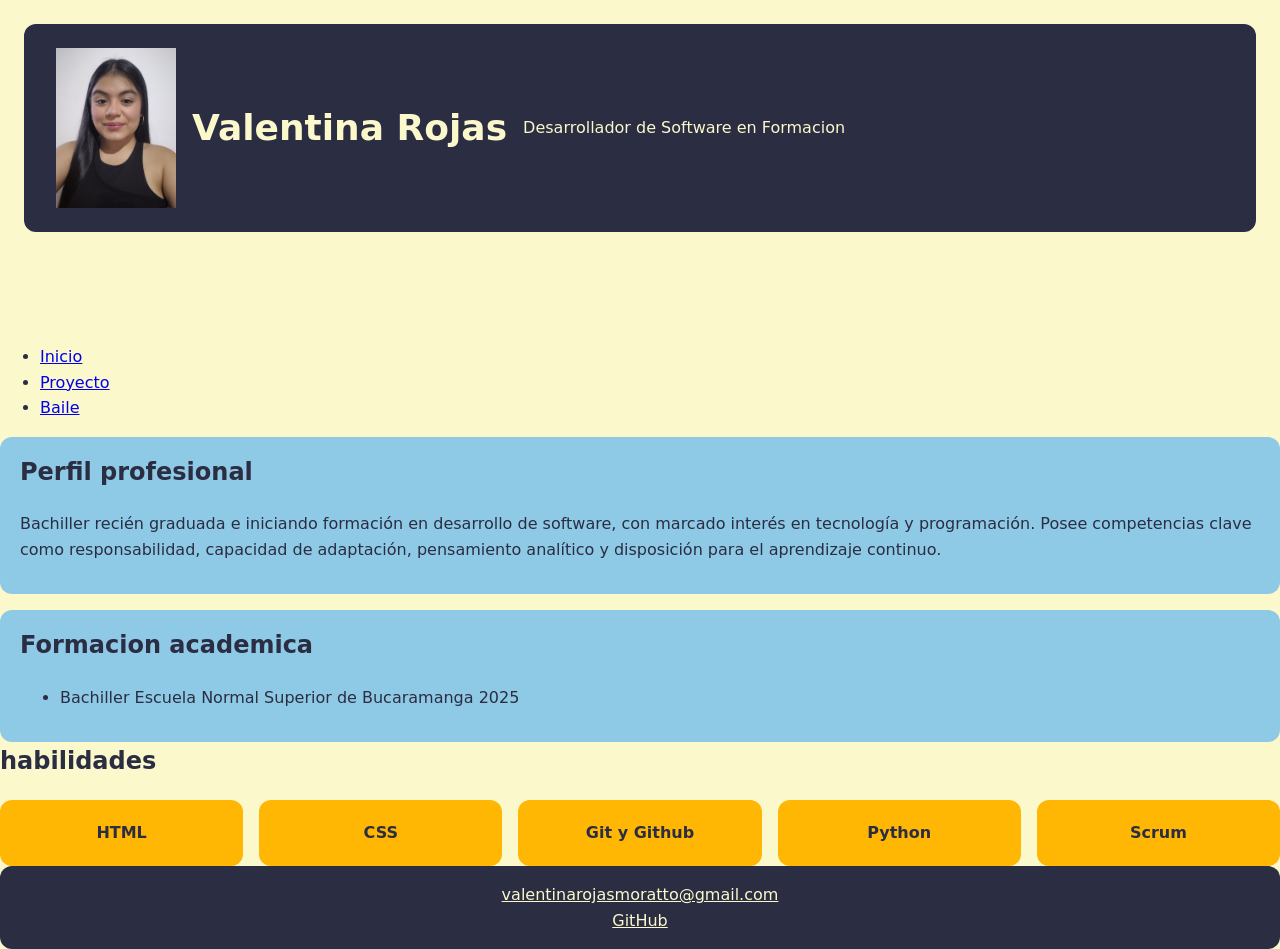
<file: index.html>
<!DOCTYPE html>
<html lang="en">
<head>
    <meta charset="UTF-8">
    <!-- R1:viewport -->
    <meta name="viewport" content="width=device-width, initial-scale=1.0">
    <title>Hoja de Vida | Valentina Rojas</title>
    <link rel="stylesheet" href="styles.css">
</head>
<body>
    <div class="pagina">

        <header class="cabecera" >
            <!--R7: Toda imagen lleva alt-->
            <img class="foto de perfil" src="img/Foto de perfil.jpeg" alt="Foto de perfil Valentina" width="120" height="120"
            <div>
                <h1>Valentina Rojas</h1>
                <p>Desarrollador de Software en Formacion</p>
            </div>
        </header>
    </div>

    <!--R8 y r9: Menu igual en igual en todas la paginas, con rutas relativas-->
    <nav class="arial-label="Menu principal">
        <ul>
            <li><a href="index.html" arial-current="page">Inicio</a></li>
            <li><a href="proyecto.html">Proyecto</a></li>
            <li><a href="baile.html">Baile</a></li>
        </ul>
    </nav>

    <section class="principal">
        <article class="bloque">
            <h2>Perfil profesional</h2>
            <p>Bachiller recién graduada e iniciando formación en desarrollo de software, con marcado interés en tecnología y programación. Posee competencias clave como responsabilidad, capacidad de adaptación, pensamiento analítico y disposición para el aprendizaje continuo.</p>
        </article>
        <article class="bloque">
            <h2>Formacion academica</h2>
            <ul>
                <li>Bachiller
                    Escuela Normal Superior de Bucaramanga 2025
                </li>
            </ul>
        </article>
    </section>
    
    <section class="habilidades">
        <h2>habilidades</h2>
        <ul class="tarjetas">
            <li class="tarjeta">HTML</li>
            <li class="tarjeta">CSS</li>
            <li class="tarjeta">Git y Github</li>
            <li class="tarjeta">Python</li>
            <li class="tarjeta">Scrum</li>
        </ul>
    </section>

    <footer class="pie">
        <p>
            <!--R10: ENlaces externos en otra pestaña-->
            <a href="valentinarojasmoratto@gmail.com">valentinarojasmoratto@gmail.com</a>
            <br>
            <a href="https://github.com/valent-gif" target="_blank" rel="noopener noreferrer">GitHub</a>
        </p>
    </footer>
</div>
</body>
</html>
</file>
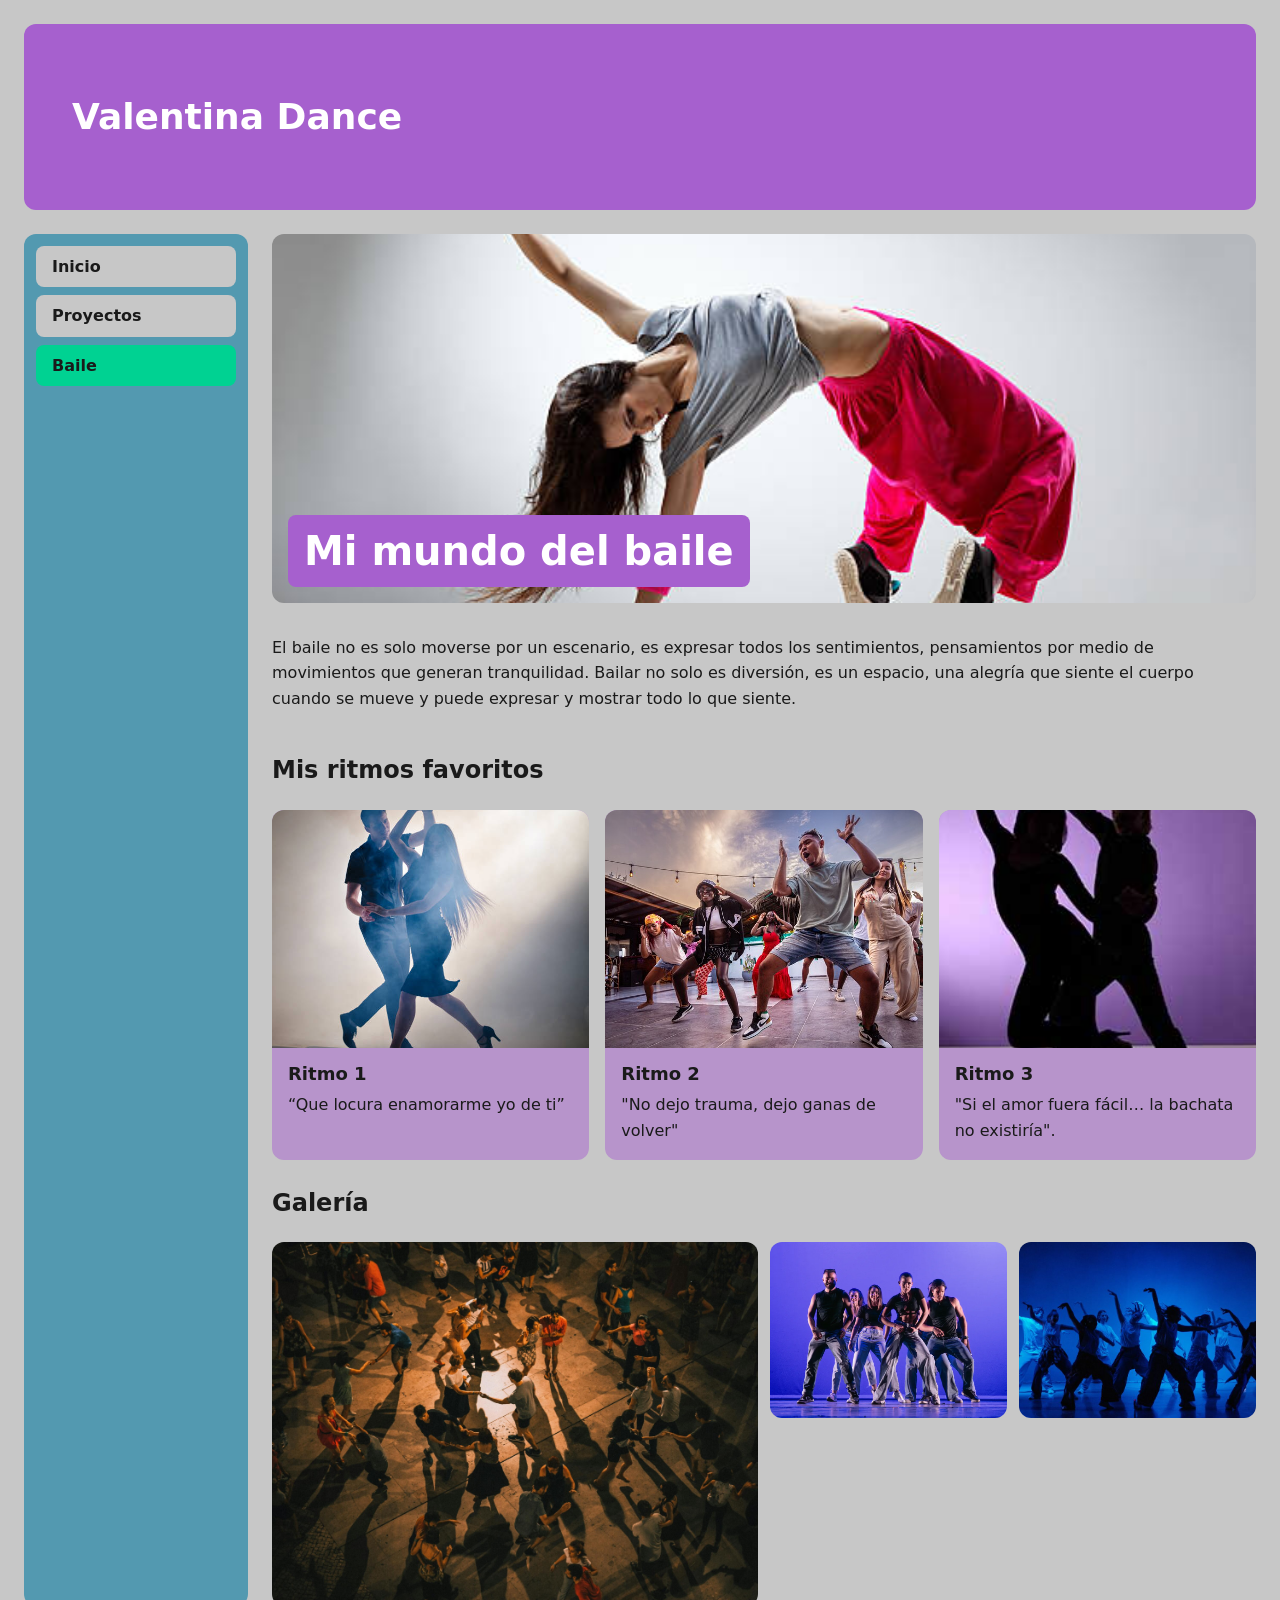
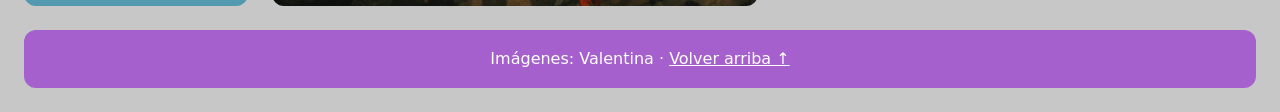
<file: baile.html>
<!DOCTYPE html>
<html lang="es">
<head>
    <meta charset="UTF-8">
    <!-- R1: viewport -->
    <meta name="viewport" content="width=device-width, initial-scale=1.0">
    <title>Baile | Valentina</title>
    <link rel="stylesheet" href="styles.css">
</head>
<body class="baile">
<div class="pagina pagina-baile">

    <header class="cabecera" id="inicio">
        <p class="sitio"> <h1>Valentina Dance</h1></p>
    </header>

    <!-- R8: El menú es igual al de las otras páginas. Solo cambia aria-current -->
    <nav class="menu" aria-label="Menú principal">
        <ul>
            <li><a href="index.html">Inicio</a></li>
            <li><a href="proyectos.html">Proyectos</a></li>
            <li><a href="baile.html" aria-current="page">Baile</a></li>
        </ul>
    </nav>

    <section class="principal">
        <div class="hero">
            <img src="img/baile-breakdance.jpg.jpg" alt="Persona bailando en el piso">
            <div class="hero-texto">
                <h1>Mi mundo del baile</h1>
            </div>
        </div>
        <p>El baile no es solo moverse por un escenario, es expresar todos los sentimientos, pensamientos por medio de movimientos que generan tranquilidad. Bailar no solo es diversión, es un espacio, una alegría que siente el cuerpo cuando se mueve y puede expresar y mostrar todo lo que siente.</p>
    </section>

    <section class="ritmos">
        <h2>Mis ritmos favoritos</h2>
        <!-- R5: tarjetas con repeat(auto-fit, minmax(...)) en .tarjetas -->
        <ul class="tarjetas">
            <li class="ritmo">
                <img src="img/ritmo-1.jpg" alt="Pareja bailando el ritmo 1" loading="lazy">
                <h3>Ritmo 1</h3>
                <p>“Que locura enamorarme yo de ti”</p>
            </li>

            <li class="ritmo">
                <img src="img/ritmo-2.jpg" alt="Personas bailando champeta" loading="lazy">
                <h3>Ritmo 2</h3>
                <p>"No dejo trauma, dejo ganas de volver"</p>
            </li>

            <li class="ritmo">
                <img src="img/ritmo-3.jpg" alt="Pareja bailando bachata" loading="lazy">
                <h3>Ritmo 3</h3>
                <p>"Si el amor fuera fácil… la bachata no existiría".</p>
            </li>
        </ul>
    </section>

    <section class="galeria">
        <h2>Galería</h2>
        <div class="mosaico">
            <img src="img/galeria-1.jpg" alt="Manejar el espacio" loading="lazy">
            <img src="img/galeria-2.webp" alt="Movimientos fuertes y amplios" loading="lazy">
            <img src="img/galeria-3.jpg" alt="Expresión facial" loading="lazy">
        </div>
    </section>

    <footer class="pie">
        <p>
            Imágenes: Valentina ·
            <a href="#inicio">Volver arriba ↑</a>
        </p>
    </footer>

</div>
</body>
</html>
</file>
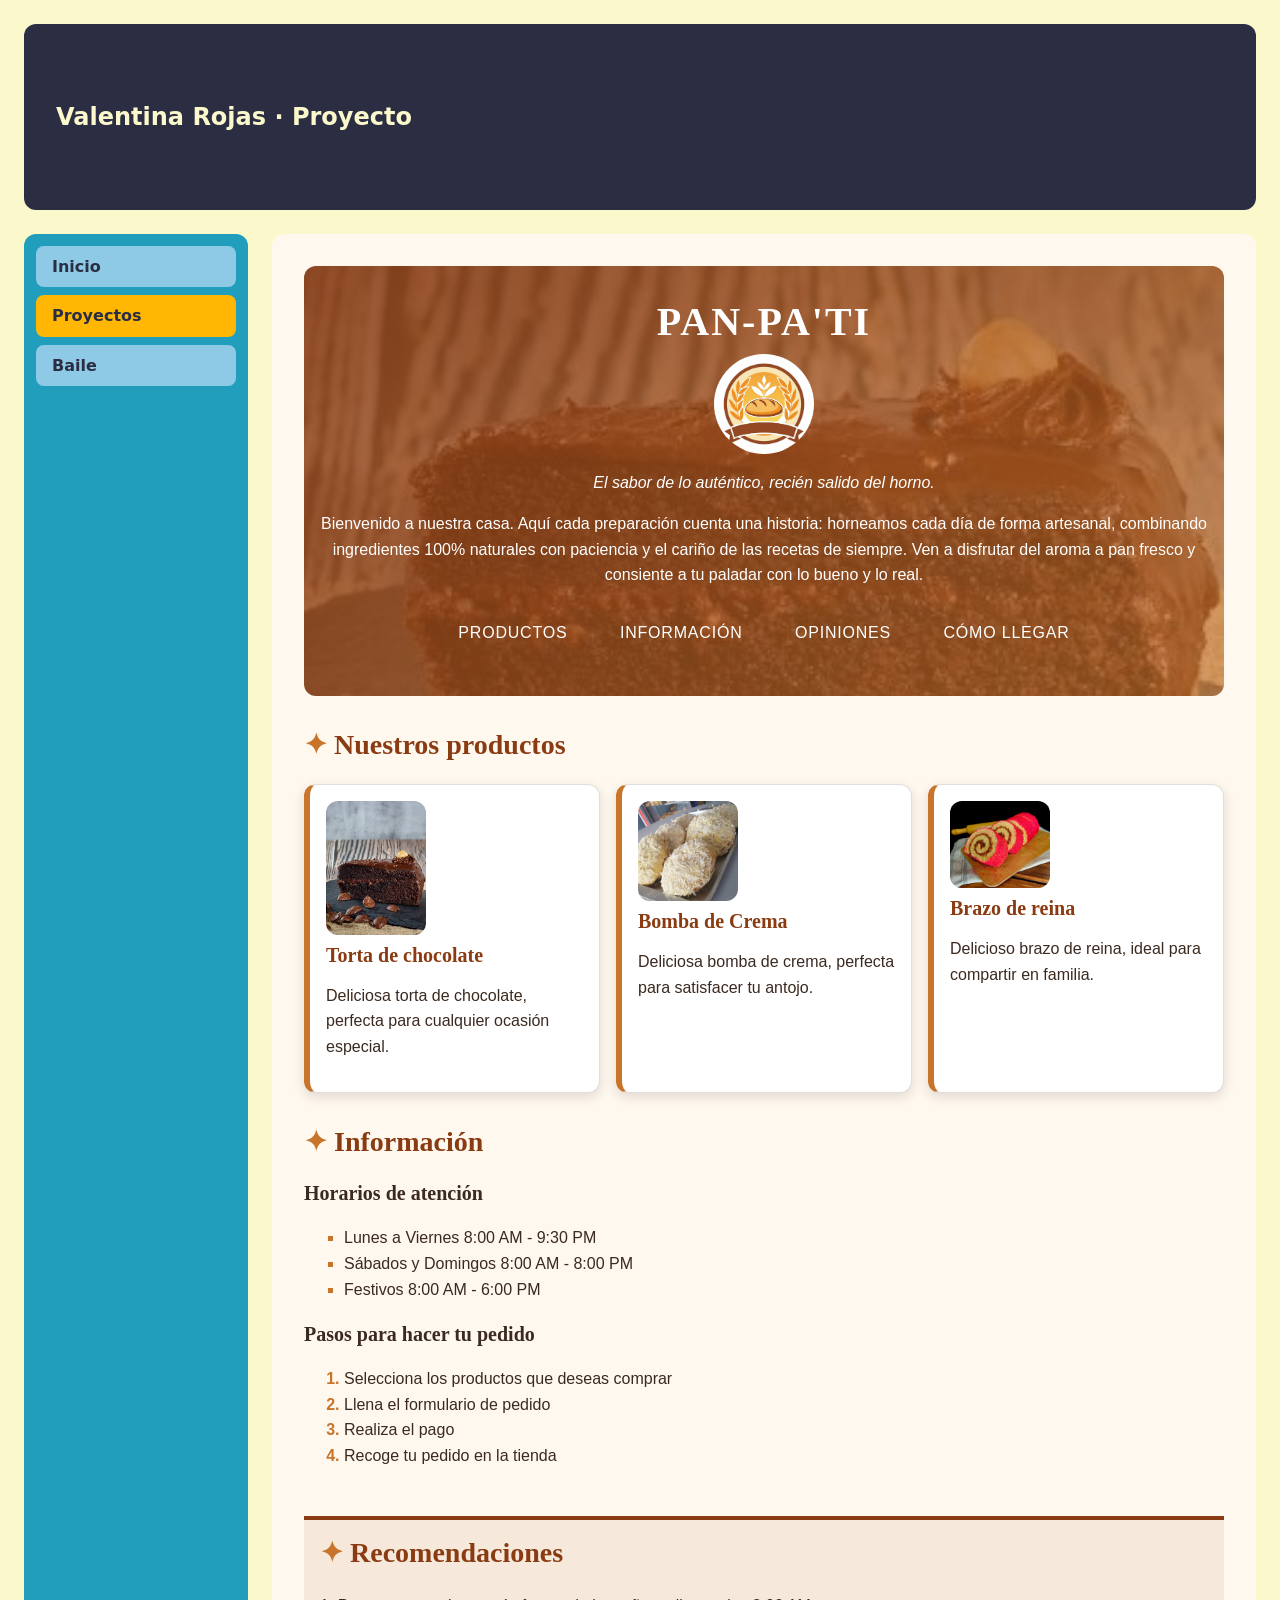
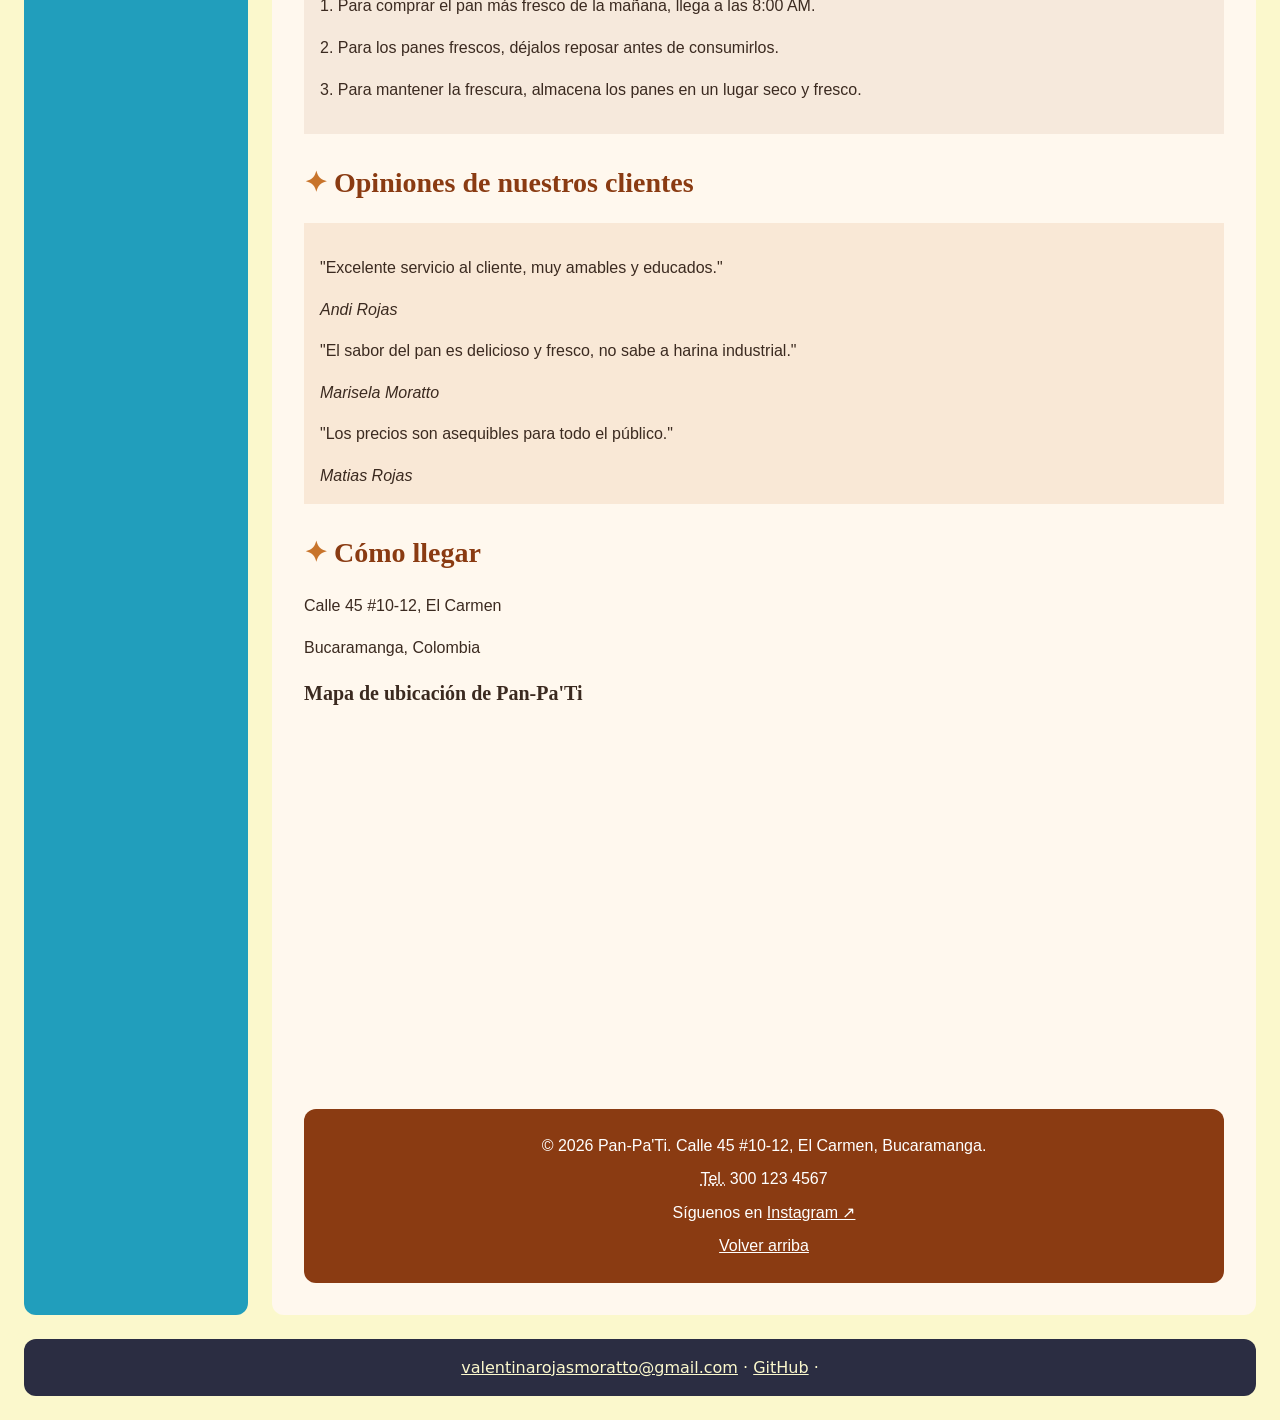
<file: proyecto.html>
<!DOCTYPE html>
<html lang="es">
<head>
  <meta charset="UTF-8">
  <!-- R1: viewport -->
  <meta name="viewport" content="width=device-width, initial-scale=1.0">
  <meta name="description" content="Proyecto Pan-Pa'Ti: sitio web de una panadería artesanal.">
  <title>Proyecto | Valentina Rojas</title>
  <link rel="stylesheet" href="styles.css">
</head>
<body>
  <div class="pagina pagina-proyectos">

    <header class="cabecera" id="inicio">
      <p class="sitio">Valentina Rojas · Proyecto</p>
    </header>

    <!-- R8: el mismo menú de las otras páginas. Solo cambia aria-current -->
    <nav class="menu" aria-label="Menú principal">
      <ul>
        <li><a href="index.html">Inicio</a></li>
        <li><a href="proyectos.html" aria-current="page">Proyectos</a></li>
        <li><a href="baile.html">Baile</a></li>
      </ul>
    </nav>

    <!-- Aquí va el proyecto Pan-Pa'Ti. Sus estilos viven dentro de .panaderia -->
    <section class="principal panaderia">

      <header class="pan-encabezado">
        <h1>Pan-Pa'Ti</h1>
        <img src="img/logo_panaderia.jpeg" alt="Logo de Pan-Pa'Ti" width="100" height="100">
        <p><em>El sabor de lo auténtico, recién salido del horno.</em></p>
        <p>Bienvenido a nuestra casa. Aquí cada preparación cuenta una historia: horneamos cada día de forma artesanal, combinando ingredientes 100% naturales con paciencia y el cariño de las recetas de siempre. Ven a disfrutar del aroma a pan fresco y consiente a tu paladar con lo bueno y lo real.</p>
        <nav class="pan-menu" aria-label="Secciones de Pan-Pa'Ti">
          <ul>
            <li><a href="#productos">Productos</a></li>
            <li><a href="#informacion">Información</a></li>
            <li><a href="#opiniones">Opiniones</a></li>
            <li><a href="#llegar">Cómo llegar</a></li>
          </ul>
        </nav>
      </header>

      <section class="producto" id="productos">
        <h2>Nuestros productos</h2>
        <!-- R5: tarjetas con repeat(auto-fit, minmax(...)) -->
        <div class="pan-tarjetas">
          <article class="pan-tarjeta">
            <img src="img/torta_chocolate.jpeg" alt="Torta de chocolate" width="100" height="100">
            <h3>Torta de chocolate</h3>
            <p>Deliciosa torta de chocolate, perfecta para cualquier ocasión especial.</p>
          </article>

          <article class="pan-tarjeta">
            <img src="img/bomba.jpeg" alt="Bomba de crema" width="100" height="100">
            <h3>Bomba de Crema</h3>
            <p>Deliciosa bomba de crema, perfecta para satisfacer tu antojo.</p>
          </article>

          <article class="pan-tarjeta">
            <img src="img/brazo_reina.jpeg" alt="Brazo de reina" width="100" height="100">
            <h3>Brazo de reina</h3>
            <p>Delicioso brazo de reina, ideal para compartir en familia.</p>
          </article>
        </div>
      </section>

      <section class="informacion" id="informacion">
        <h2>Información</h2>
        <h3>Horarios de atención</h3>
        <ul>
          <li>Lunes a Viernes 8:00 AM - 9:30 PM</li>
          <li>Sábados y Domingos 8:00 AM - 8:00 PM</li>
          <li>Festivos 8:00 AM - 6:00 PM</li>
        </ul>

        <h3>Pasos para hacer tu pedido</h3>
        <ol>
          <li>Selecciona los productos que deseas comprar</li>
          <li>Llena el formulario de pedido</li>
          <li>Realiza el pago</li>
          <li>Recoge tu pedido en la tienda</li>
        </ol>
      </section>

      <section class="recomendaciones">
        <h2>Recomendaciones</h2>
        <p>1. Para comprar el pan más fresco de la mañana, llega a las 8:00 AM.</p>
        <p>2. Para los panes frescos, déjalos reposar antes de consumirlos.</p>
        <p>3. Para mantener la frescura, almacena los panes en un lugar seco y fresco.</p>
      </section>

      <section class="opiniones" id="opiniones">
        <h2>Opiniones de nuestros clientes</h2>
        <blockquote>
          <p>"Excelente servicio al cliente, muy amables y educados."</p>
          <cite>Andi Rojas</cite>
          <p>"El sabor del pan es delicioso y fresco, no sabe a harina industrial."</p>
          <cite>Marisela Moratto</cite>
          <p>"Los precios son asequibles para todo el público."</p>
          <cite>Matias Rojas</cite>
        </blockquote>
      </section>

      <section class="como-llegar" id="llegar">
        <h2>Cómo llegar</h2>
        <p>Calle 45 #10-12, El Carmen</p>
        <p>Bucaramanga, Colombia</p>
        <h3>Mapa de ubicación de Pan-Pa'Ti</h3>
        <iframe title="Mapa de ubicación de Pan-Pa'Ti" src="https://www.google.com/maps/embed?pb=!1m18!1m12!1m3!1d34991.78401533378!2d-73.11303077787896!3d7.098095367082704!2m3!1f0!2f0!3f0!3m2!1i1024!2i768!4f13.1!3m3!1m2!1s0x8e684100407d7fb7%3A0x9de7a89291fd3726!2sEl%20Carmen!5e0!3m2!1ses!2sco!4v1791744857380!5m2!1ses!2sco"
          width="600"
          height="450"
          allowfullscreen=""
          loading="lazy"
          referrerpolicy="strict-origin-when-cross-origin"></iframe>
      </section>

      <footer class="pan-pie">
        <p>&copy; 2026 Pan-Pa'Ti. Calle 45 #10-12, El Carmen, Bucaramanga.</p>
        <p><abbr title="Teléfono">Tel.</abbr> 300 123 4567</p>
        <p>
          Síguenos en
          <a href="https://www.instagram.com/" target="_blank" rel="noopener noreferrer">Instagram</a>
        </p>
        <p><a href="#inicio">Volver arriba</a></p>
      </footer>

    </section>

    <footer class="pie">
      <p>
        <a href="valentinarojasmoratto@gmail.com">valentinarojasmoratto@gmail.com</a> ·
        <a href="https://github.com/valent-gif" target="_blank" rel="noopener noreferrer">GitHub</a> ·
      </p>
    </footer>

  </div>
</body>
</html>
</file>
<file: styles.css>
/* Colores del sitio. Por defecto: paleta de la hoja de vida */
:root {
  --fondo: #FBF8CC;
  --texto: #2B2D42;
  --cabecera: #2B2D42;
  --texto-cabecera: #FBF8CC;
  --menu: #219EBC;
  --enlace-menu: #8ECAE6;
  --acento: #FFB703;
  --suave: #8ECAE6;
}

/* La página de baile (body class="baile") cambia solo los colores */
.baile {
  --fondo: #C7C7C7;
  --texto: #1a1a1a;
  --cabecera: #A660CE;
  --texto-cabecera: #FFFFFF;
  --menu: #5399B0;
  --enlace-menu: #C7C7C7;
  --acento: #00D292;
  --suave: #B794CB;
}

/* R2: Mobile First. Todo lo de aquí abajo es el diseño base para celular */
*,
*::before,
*::after {
  box-sizing: border-box;
}

body {
  margin: 0;
  font-family: system-ui, -apple-system, "Segoe UI", Roboto, sans-serif;
  line-height: 1.6;
  background: var(--fondo);
  color: var(--texto);
}

/* R7: las imágenes nunca se desbordan */
img {
  max-width: 100%;
  height: auto;
  display: block;
}

/* R6: ancho máximo, centrado y unidades relativas */
/* R4: grid por áreas (celular: una sola columna) */
.pagina {
  max-width: 92rem;
  margin: 0 auto;
  padding: 1rem;
  display: grid;
  gap: 1rem;
  grid-template-columns: 1fr;
  grid-template-areas:
    "cabecera"
    "menu"
    "principal"
    "habilidades"
    "pie";
}

/* R4: la página de proyectos no tiene área de habilidades */
.pagina-proyectos {
  grid-template-areas:
    "cabecera"
    "menu"
    "principal"
    "pie";
}

/* R4: la página de baile tiene otras áreas */
.pagina-baile {
  grid-template-areas:
    "cabecera"
    "menu"
    "principal"
    "ritmos"
    "galeria"
    "pie";
}

.cabecera {
  grid-area: cabecera;
  display: flex;
  flex-direction: column;
  align-items: center;
  gap: 1rem;
  padding: 1.5rem 1rem;
  text-align: center;
  background: var(--cabecera);
  color: var(--texto-cabecera);
  border-radius: 0.75rem;
}

.cabecera h1 {
  margin: 0;
  font-size: 1.75rem;
}

.cabecera p {
  margin: 0;
}

.sitio {
  font-size: 1.5rem;
  font-weight: 700;
}

.avatar {
  width: 7.5rem;
  border-radius: 50%;
  border: 0.25rem solid var(--acento);
}

/* R8: menú de navegación */
.menu {
  grid-area: menu;
  padding: 0.75rem;
  background: var(--menu);
  border-radius: 0.75rem;
}

.menu ul {
  display: flex;
  flex-wrap: wrap;
  justify-content: center;
  gap: 0.5rem;
  margin: 0;
  padding: 0;
  list-style: none;
}

.menu a {
  display: block;
  padding: 0.5rem 1rem;
  background: var(--enlace-menu);
  color: var(--texto);
  font-weight: 600;
  text-decoration: none;
  border-radius: 0.5rem;
}

.menu a:hover,
.menu a[aria-current="page"] {
  background: var(--acento);
}

a:focus-visible {
  outline: 0.1875rem solid var(--texto);
  outline-offset: 0.125rem;
}

.principal {
  grid-area: principal;
  display: grid;
  gap: 1rem;
}

.bloque {
  padding: 1rem 1.25rem;
  background: var(--suave);
  border-radius: 0.75rem;
}

.bloque h2,
.habilidades h2,
.ritmos h2,
.galeria h2 {
  margin-top: 0;
}

.habilidades {
  grid-area: habilidades;
}

/* R5: tarjetas que se acomodan solas según el espacio disponible */
.tarjetas {
  display: grid;
  grid-template-columns: repeat(auto-fit, minmax(12rem, 1fr));
  gap: 1rem;
  margin: 0;
  padding: 0;
  list-style: none;
}

.tarjeta {
  padding: 1.25rem 1rem;
  text-align: center;
  font-weight: 600;
  background: var(--acento);
  border-radius: 0.75rem;
}

/* Página de baile: imagen principal con el título encima */
.hero {
  position: relative;
  overflow: hidden;
  border-radius: 0.75rem;
}

.hero img {
  width: 100%;
  aspect-ratio: 4 / 3;
  object-fit: cover;
}

.hero-texto {
  position: absolute;
  left: 1rem;
  bottom: 1rem;
  max-width: calc(100% - 2rem);
  padding: 0.75rem 1rem;
  background: var(--cabecera);
  color: var(--texto-cabecera);
  border-radius: 0.5rem;
}

.hero-texto h1 {
  margin: 0;
  font-size: 1.5rem;
  line-height: 1.2;
}

.hero-texto p {
  margin: 0.25rem 0 0;
}

/* Página de baile: tarjetas de ritmos (usan la grilla .tarjetas) */
.ritmos {
  grid-area: ritmos;
}

.ritmo,
.proyecto {
  overflow: hidden;
  background: var(--suave);
  border-radius: 0.75rem;
}

.ritmo img,
.proyecto img {
  width: 100%;
  aspect-ratio: 4 / 3;
  object-fit: cover;
}

.ritmo h3,
.proyecto h3 {
  margin: 0;
  padding: 0.75rem 1rem 0;
  font-size: 1.125rem;
}

.ritmo p,
.proyecto p {
  margin: 0;
  padding: 0.25rem 1rem 1rem;
}

/* Página de proyectos */
.principal h1 {
  margin: 0;
}

.proyecto a {
  color: var(--texto);
  font-weight: 600;
}

/* Página de baile: galería en mosaico (celular: 2 columnas) */
.galeria {
  grid-area: galeria;
}

.mosaico {
  display: grid;
  grid-template-columns: repeat(2, 1fr);
  grid-auto-rows: 8rem;
  gap: 0.75rem;
}

.mosaico img {
  width: 100%;
  height: 100%;
  object-fit: cover;
  border-radius: 0.75rem;
}

.mosaico img:nth-child(1),
.mosaico img:nth-child(4) {
  grid-column: span 2;
}

.pie {
  grid-area: pie;
  padding: 1rem;
  text-align: center;
  background: var(--cabecera);
  color: var(--texto-cabecera);
  border-radius: 0.75rem;
}

.pie p {
  margin: 0;
}

.pie a {
  color: var(--texto-cabecera);
}

.pie a:focus-visible {
  outline-color: var(--texto-cabecera);
}

/* ===== Proyecto Pan-Pa'Ti (proyectos.html) =====
   Todo va dentro de .panaderia para no afectar a las otras páginas */
@keyframes aparecer {
  from {
    opacity: 0;
    transform: translateY(1rem);
  }
  to {
    opacity: 1;
    transform: translateY(0);
  }
}

.panaderia {
  --color-fondo: #fff8ee;
  --color-texto: #3b2a20;
  --color-primario: #c8742b;
  --color-acento: #8a3b12;
  --color-sombra: rgba(59, 42, 32, 0.15);
  --fuente-titulo: Georgia, serif;
  --fuente-texto: "Segoe UI", Arial, sans-serif;
  --espacio-pequeno: 0.5rem;
  --espacio-mediano: 1rem;
  --espacio-grande: 2rem;
  --radio: 0.75rem;

  gap: var(--espacio-grande);
  padding: var(--espacio-mediano);
  background-color: var(--color-fondo);
  color: var(--color-texto);
  font-family: var(--fuente-texto);
  border-radius: var(--radio);
}

.panaderia h1,
.panaderia h2,
.panaderia h3 {
  font-family: var(--fuente-titulo);
  line-height: 1.2;
}

.panaderia h1 {
  margin: 0 0 var(--espacio-pequeno);
  font-size: 1.75rem;
  letter-spacing: 0.05em;
  text-transform: uppercase;
  overflow-wrap: anywhere;
}

.panaderia h2 {
  margin-top: 0;
  font-size: 1.4rem;
  color: var(--color-acento);
}

.panaderia h2::before {
  content: "\2726\00a0";
  color: var(--color-primario);
}

.panaderia h3 {
  font-size: 1.25rem;
}

.panaderia p,
.panaderia li,
.panaderia cite {
  overflow-wrap: anywhere;
}

.panaderia a {
  color: var(--color-primario);
}

.panaderia a:hover {
  color: var(--color-acento);
}

.panaderia a[target="_blank"]::after {
  content: " \2197";
}

/* Encabezado del proyecto: gradiente sobre una foto */
.pan-encabezado {
  padding: var(--espacio-mediano) var(--espacio-pequeno);
  background-image:
    linear-gradient(135deg, rgba(138, 59, 18, 0.85), rgba(200, 116, 43, 0.65)),
    url("img/torta_chocolate.jpeg");
  background-size: cover;
  background-position: center;
  color: white;
  text-align: center;
  border-radius: var(--radio);
}

.panaderia .pan-encabezado a {
  color: white;
  text-decoration: none;
}

.pan-encabezado img {
  margin: 0 auto var(--espacio-mediano);
  border-radius: 50%;
}

.pan-menu ul {
  margin: var(--espacio-mediano) 0 0;
  padding: 0;
  list-style: none;
}

.pan-menu li {
  margin: var(--espacio-pequeno) 0;
}

.pan-menu a {
  display: block;
  padding: var(--espacio-pequeno) var(--espacio-mediano);
  border-bottom: 2px solid transparent;
  text-transform: uppercase;
  letter-spacing: 0.05em;
}

.panaderia .pan-menu a:hover {
  background-color: rgba(255, 255, 255, 0.2);
  border-bottom-color: white;
  color: var(--color-fondo);
}

/* R5: tarjetas de productos que se acomodan solas */
.pan-tarjetas {
  display: grid;
  grid-template-columns: repeat(auto-fit, minmax(14rem, 1fr));
  gap: var(--espacio-mediano);
}

.pan-tarjeta {
  padding: var(--espacio-mediano);
  overflow: hidden;
  background-color: white;
  border: 1px solid var(--color-sombra);
  border-left: 6px solid var(--color-primario);
  border-radius: var(--radio);
  box-shadow: 0 4px 12px var(--color-sombra);
  animation: aparecer 0.6s ease-out;
}

.pan-tarjeta img {
  margin-bottom: var(--espacio-pequeno);
  border-radius: var(--radio);
}

.pan-tarjeta h3 {
  margin: 0 0 var(--espacio-pequeno);
  color: var(--color-acento);
}

.panaderia .informacion ul {
  list-style: square;
}

.panaderia .informacion ol {
  list-style: decimal;
}

.panaderia .informacion li::marker {
  color: var(--color-primario);
  font-weight: bold;
}

.recomendaciones {
  padding: var(--espacio-mediano);
  background-color: rgba(138, 59, 18, 0.08);
  border-top: 4px solid var(--color-acento);
}

.opiniones blockquote {
  margin: 0;
  padding: var(--espacio-mediano);
  background-color: rgba(200, 116, 43, 0.12);
}

.como-llegar {
  overflow-x: auto;
}

.panaderia iframe {
  display: block;
  width: 100%;
  max-width: 37.5rem;
  height: 18rem;
  border: 0;
  border-radius: var(--radio);
}

.panaderia section:target {
  padding: var(--espacio-mediano);
  background-color: rgba(200, 116, 43, 0.12);
  border-radius: var(--radio);
}

.pan-pie {
  padding: var(--espacio-mediano);
  background-color: var(--color-acento);
  color: white;
  text-align: center;
  border-radius: var(--radio);
}

.pan-pie p {
  margin: var(--espacio-pequeno) 0;
}

.panaderia .pan-pie a {
  color: white;
}

.panaderia .pan-pie a:focus-visible,
.panaderia .pan-encabezado a:focus-visible {
  outline-color: white;
}

/* R3: breakpoints, de menor a mayor, al final del archivo */
@media (min-width: 600px) {
  .panaderia {
    padding: var(--espacio-grande);
  }

  .panaderia h1 {
    font-size: 2.5rem;
  }

  .panaderia h2 {
    font-size: 1.75rem;
  }

  .pan-encabezado {
    padding: var(--espacio-grande) var(--espacio-mediano);
  }

  .pan-menu li {
    display: inline-block;
    margin: var(--espacio-pequeno);
  }

  .pan-menu a {
    display: inline-block;
  }

  .panaderia iframe {
    height: 22rem;
  }

  .pagina {
    padding: 1.5rem;
    gap: 1.5rem;
  }

  /* La cabecera pasa de columna a fila: avatar a la izquierda */
  .cabecera {
    flex-direction: row;
    padding: 1.5rem 2rem;
    text-align: left;
  }

  .cabecera h1 {
    font-size: 2.25rem;
  }

  .hero img {
    aspect-ratio: 16 / 7;
  }

  .hero-texto h1 {
    font-size: 2rem;
  }

  /* El mosaico pasa a 4 columnas con imágenes de distintos tamaños */
  .mosaico {
    grid-template-columns: repeat(4, 1fr);
    grid-auto-rows: 9rem;
  }

  .mosaico img:nth-child(1) {
    grid-column: span 2;
    grid-row: span 2;
  }

  .mosaico img:nth-child(4) {
    grid-column: auto;
    grid-row: span 2;
  }
}

@media (min-width: 1024px) {
  /* R4: las áreas cambian de lugar, el menú pasa a la izquierda */
  .pagina {
    grid-template-columns: 14rem 1fr;
    grid-template-areas:
      "cabecera cabecera"
      "menu principal"
      "menu habilidades"
      "pie pie";
  }

  .pagina-baile {
    grid-template-areas:
      "cabecera cabecera"
      "menu principal"
      "menu ritmos"
      "menu galeria"
      "pie pie";
  }

  .pagina-proyectos {
    grid-template-areas:
      "cabecera cabecera"
      "menu principal"
      "pie pie";
  }

  .cabecera {
    min-height: 11.6rem;
  }

  .menu ul {
    flex-direction: column;
  }

  .hero img {
    aspect-ratio: 16 / 6;
  }

  .hero-texto h1 {
    font-size: 2.5rem;
  }

  .mosaico {
    grid-auto-rows: 11rem;
  }
}
</file>
